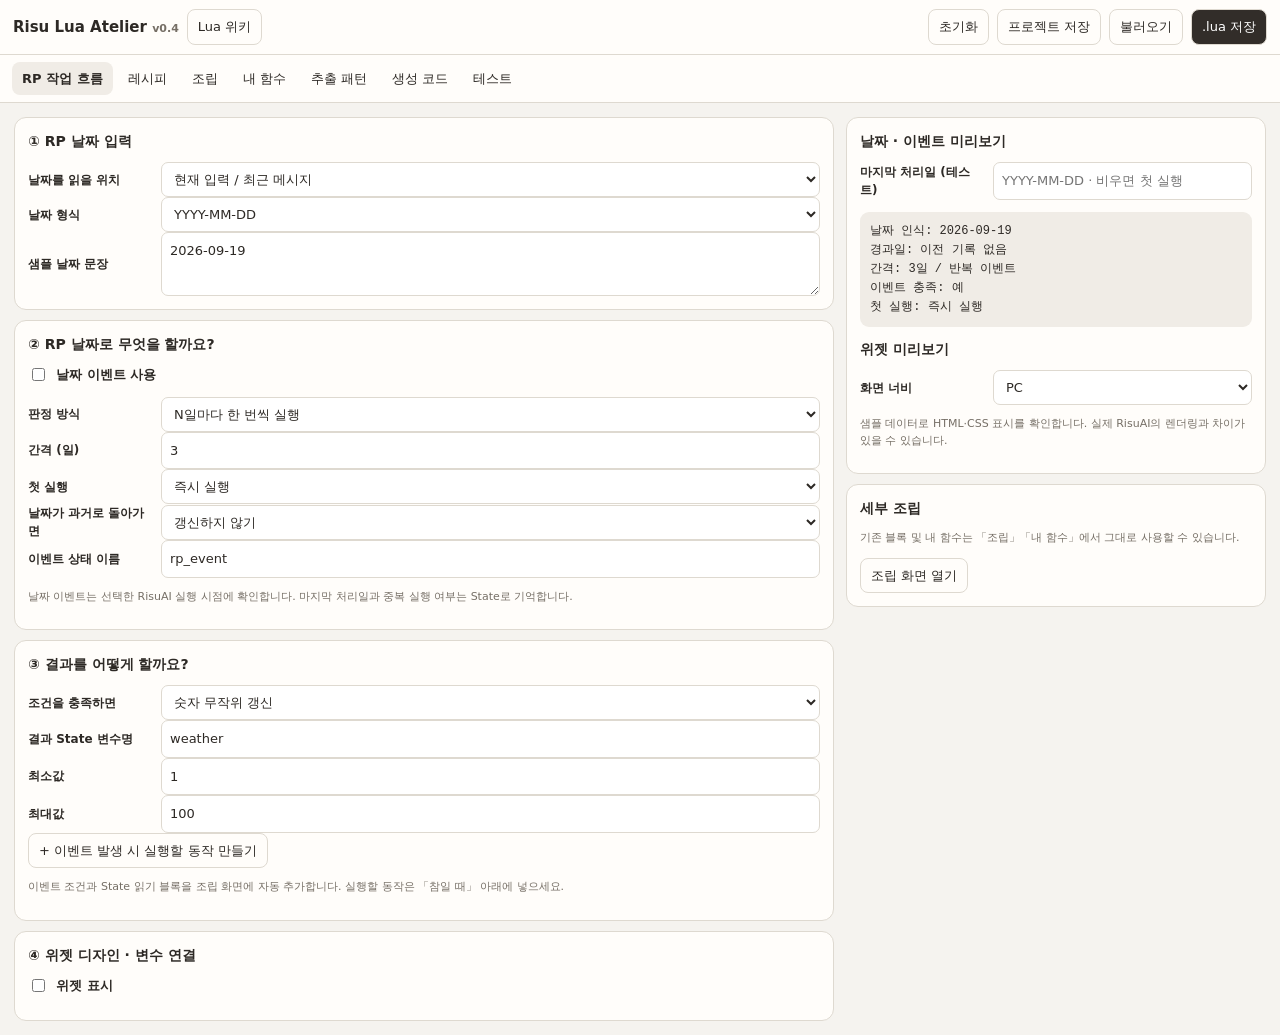
<file: index.html>
<!doctype html>
<html lang="ko"><head><meta charset="utf-8"><meta name="viewport" content="width=device-width,initial-scale=1">
<title>Risu Lua Atelier v0.4</title>
<link rel="stylesheet" href="./styles/main.css"></head><body>
<header><span class="brand">Risu Lua Atelier <span class="small">v0.4</span></span><button id="wikiBtn" type="button">Lua 위키</button><span class="grow"></span><button id="newProject">초기화</button><button id="saveProject">프로젝트 저장</button><button id="loadProject">불러오기</button><button id="downloadCode" class="primary">.lua 저장</button></header>
<nav class="tabs"><button data-page="workflow" class="active">RP 작업 흐름</button><button data-page="recipes">레시피</button><button data-page="builder">조립</button><button data-page="functions">내 함수</button><button data-page="patterns">추출 패턴</button><button data-page="code">생성 코드</button><button data-page="test">테스트</button></nav>
  <section class="page" id="page-wiki">
    <div class="wiki-shell">
      <nav id="wikiNav" class="wiki-nav" aria-label="Lua 위키 목차"></nav>
      <div class="wiki-content">
        <div class="wiki-tools"><input id="wikiSearch" type="search" placeholder="용어·함수 검색 (예: State, 변수, getState)"><button id="wikiExpand" type="button">모두 펼치기</button></div>
        <div id="wikiArticles"></div>
        <div class="wiki-sources"><b>참고 문서</b><br><a href="https://github.com/Hai-de/Cyber_Character_Card_Family_Tree/blob/main/%E6%96%87%E7%AB%A0/risu.ai_lua%E8%84%9A%E6%9C%AC_%E4%B8%AD%E6%96%87%E7%BF%BB%E8%AF%91.md" target="_blank" rel="noopener noreferrer">Risu Lua 스크립트 가이드 (커뮤니티 번역)</a> · <a href="https://github.com/kwaroran/Risuai" target="_blank" rel="noopener noreferrer">RisuAI 소스</a> · <a href="https://www.lua.org/manual/5.4/" target="_blank" rel="noopener noreferrer">Lua 5.4 매뉴얼</a><br>Risu Lua 트리거와 JS 플러그인은 별개입니다. Risu 버전·실행 시점에 따라 API 동작을 실제 앱에서 확인하세요.</div>
      </div>
    </div>
  </section>


<section class="page active" id="page-workflow">
<div class="workflow-layout"><div class="section">
<div class="sheet"><h3>① RP 날짜 입력</h3>
<div class="field"><label>날짜를 읽을 위치</label><select id="wf-dateSource"><option value="input">현재 입력 / 최근 메시지</option><option value="data">편집 중인 텍스트 (edit 트리거)</option></select></div>
<div class="field"><label>날짜 형식</label><select id="workflowDateFormat"><option value="iso">YYYY-MM-DD</option><option value="dot">YYYY.MM.DD</option><option value="english">5 May 2005</option><option value="custom">사용자 정의 추출 패턴</option></select></div>
<div id="wf-customDate"><div class="pattern-import-bar"><select id="wf-patternImport"><option>추출 패턴 선택</option></select><button id="wf-copyPattern">패턴 복사하기</button></div><p class="hint" id="wf-patternName"></p><div id="wf-dateIndices"></div></div>
<div class="field"><label>샘플 날짜 문장</label><textarea id="wf-sample" placeholder="예: 9 May, Imperial Era 736"></textarea></div></div>
<div class="sheet"><h3>② RP 날짜로 무엇을 할까요?</h3>
<label class="workflow-check"><input id="wf-enabled" type="checkbox"> 날짜 이벤트 사용</label>
<div class="field"><label>판정 방식</label><select id="wf-eventMode"><option value="repeat">N일마다 한 번씩 실행</option><option value="once">N일 경과 시 최초 1회만</option><option value="condition">N일 경과 여부를 매번 확인</option></select></div>
<div class="field"><label>간격 (일)</label><input id="wf-interval" type="number" min="1" step="1"></div>
<div class="field"><label>첫 실행</label><select id="wf-firstRun"><option value="run">즉시 실행</option><option value="skip">현재 날짜부터 계산</option></select></div>
<div class="field"><label>날짜가 과거로 돌아가면</label><select id="wf-reverse"><option value="skip">갱신하지 않기</option><option value="reset">해당 날짜부터 다시 계산</option></select></div>
<div class="field"><label>이벤트 상태 이름</label><input id="wf-statePrefix" placeholder="rp_event"></div>
<p class="hint">날짜 이벤트는 선택한 RisuAI 실행 시점에 확인합니다. 마지막 처리일과 중복 실행 여부는 State로 기억합니다.</p></div>
<div class="sheet"><h3>③ 결과를 어떻게 할까요?</h3>
<div class="field"><label>조건을 충족하면</label><select id="wf-action"><option value="random">숫자 무작위 갱신</option><option value="text">정해진 값 저장</option><option value="none">이벤트 상태만 갱신 (다른 동작에 연결)</option></select></div>
<div class="field"><label>결과 State 변수명</label><input id="wf-valueKey" placeholder="weather"></div>
<div id="wf-actionText" class="field"><label>저장할 값</label><input id="wf-valueText"></div>
<div id="wf-actionRandom"><div class="field"><label>최소값</label><input id="wf-min" type="number"></div><div class="field"><label>최대값</label><input id="wf-max" type="number"></div></div>
<button id="wf-addEventBranch" type="button">+ 이벤트 발생 시 실행할 동작 만들기</button><p class="hint">이벤트 조건과 State 읽기 블록을 조립 화면에 자동 추가합니다. 실행할 동작은 「참일 때」 아래에 넣으세요.</p></div>
<div class="sheet"><h3>④ 위젯 디자인 · 변수 연결</h3><label class="workflow-check"><input id="wf-widgetEnabled" type="checkbox"> 위젯 표시</label>
<div id="wf-widgetSettings"><div class="field"><label>HTML</label><textarea id="wf-widgetHtml" rows="8" spellcheck="false"></textarea></div>
<div class="field"><label>CSS</label><textarea id="wf-widgetCss" rows="8" spellcheck="false"></textarea></div>
<h3>HTML의 표시 위치 → State 변수</h3><div id="wf-widgetBindings"></div>
<p class="hint">HTML에서 {{weather}}를 사용하면 아래에서 표시할 State 변수를 연결할 수 있습니다. 일반 변수는 해당 실행에서만 유효하므로 위젯에 필요한 값은 State에 저장하세요.</p>
</div></div>
</div><aside class="section"><div class="sheet workflow-preview"><h3>날짜 · 이벤트 미리보기</h3><div class="field"><label>마지막 처리일 (테스트)</label><input id="wf-lastDate" placeholder="YYYY-MM-DD · 비우면 첫 실행" value=""></div><pre id="wf-previewResult" class="workflow-result"></pre>
<h3>위젯 미리보기</h3><div class="field"><label>화면 너비</label><select id="wf-previewWidth"><option value="100%">PC</option><option value="375px">모바일 (375px)</option></select></div>
<iframe id="wf-widgetPreview" title="HTML CSS 위젯 미리보기" sandbox="" referrerpolicy="no-referrer"></iframe>
<p class="hint">샘플 데이터로 HTML·CSS 표시를 확인합니다. 실제 RisuAI의 렌더링과 차이가 있을 수 있습니다.</p>
</div><div class="sheet"><h3>세부 조립</h3><p class="hint">기존 블록 및 내 함수는 「조립」「내 함수」에서 그대로 사용할 수 있습니다.</p><button id="wf-goBuilder">조립 화면 열기</button></div></aside></div>
</section>
<section class="page" id="page-recipes"><div class="pickgrid" id="recipes"></div></section>
<section class="page" id="page-builder"><div class="shell"><div class="section"><div class="sheet"><h3>실행 시점</h3><div class="field"><label for="trigger">트리거</label><select id="trigger"><option value="onInput">사용자 입력 직후</option><option value="onStart">생성 시작 시</option><option value="onOutput">출력 완료 후</option><option value="editInput">입력문 가공</option><option value="editOutput">출력문 가공</option><option value="editDisplay">화면 표시문 가공</option></select></div><div class="field"><label for="stateKey">State key</label><input id="stateKey" placeholder="예: recovery_tracker" value="atelier_state"></div></div><div class="sheet"><h3>실행 흐름</h3><div id="mainFlow" class="flowlist"></div></div></div><aside class="side"><div class="sheet"><h3>사용 가능한 변수</h3><div id="variableList" class="muted">input</div></div><div class="sheet"><div style="display:flex;align-items:center;gap:7px;margin-bottom:8px"><h3 style="margin:0;flex:1">생성 코드</h3><button id="copySide">복사</button></div><div id="issues"></div><pre id="codeMini" class="code"></pre></div></aside></div></section>
<section class="page" id="page-functions"><div class="split2"><div class="sheet"><h3>저장된 함수</h3><div id="functionList"></div><button id="newFunction">+ 함수 만들기</button></div><div class="sheet" id="functionEditor"><h3>함수를 선택하세요</h3></div></div></section>
<section class="page" id="page-patterns"><div class="split2"><div class="sheet"><h3>저장된 패턴</h3><div id="patternLibraryList"></div><button id="newPattern">+ 패턴 만들기</button><div class="pattern-library-tools"><button data-pattern-example="date">날짜 예시</button><button data-pattern-example="location">장소 예시</button><button data-pattern-example="command">명령어 예시</button></div><div class="pattern-library-tools"><button id="exportPatterns">패턴 내보내기</button><button id="importPatterns">패턴 가져오기</button></div><input type="file" accept=".json,application/json" id="patternLibraryFile" hidden></div><div class="sheet" id="patternLibraryEditor">패턴을 선택하세요.</div></div></section>
<section class="page" id="page-code"><div class="sheet"><div style="display:flex;gap:8px;align-items:center;margin-bottom:9px"><h3 style="flex:1;margin:0">생성된 Lua</h3><button id="copyFull">복사</button></div><textarea id="codeFull" class="codearea" spellcheck="false" readonly></textarea></div></section>
<section class="page" id="page-test"><div class="split2"><div class="sheet"><h3>입력값</h3><div class="field"><label for="testText">입력/표시 문자열</label><textarea id="testText">/상처 now;Arisu;14</textarea></div><div class="field"><label for="testState">State JSON</label><textarea id="testState">{"active":false,"count":2}</textarea></div><button class="primary" id="testRun">▶ 간이 시뮬레이션</button><p class="hint">조립 흐름을 브라우저에서 계산합니다. 실제 Lua 실행 및 Risu 이벤트 동작과 차이가 있을 수 있습니다.</p></div><div class="sheet"><h3>결과</h3><div id="testResult" class="result">아직 실행하지 않았습니다.</div></div></div></section>
<input type="file" id="projectFile" accept="application/json,.json" hidden>
<script src="./src/builder.js"></script>
<script src="./src/pattern-library.js"></script>
<script src="./src/workflow.js"></script>
<script src="./src/generator.js"></script>
<script src="./src/simulator.js"></script>
<script src="./src/app.js"></script>
<script src="./src/wiki.js"></script>
<script src="./src/bootstrap.js"></script><datalist id="varsHint"></datalist></body></html>
</file>
<file: styles/main.css>
:root{--bg:#f5f3ef;--paper:#fffdfa;--panel:#fffdfa;--panel2:#f0ece6;--muted:#766f66;--line:#ded9d0;--ink:#2d2925;--sub:#766f66;--wash:#f0ece6;--purple:#f1ecfa;--amber:#fcf2e2;--green:#edf5ee;--blue:#edf2fb}
*{box-sizing:border-box}body{margin:0;background:var(--bg);color:var(--ink);font:13px/1.5 system-ui,-apple-system,"Segoe UI",sans-serif}button,input,select,textarea{font:inherit;color:inherit}button{cursor:pointer;border:1px solid var(--line);border-radius:8px;background:var(--paper);padding:7px 10px}button:hover{background:var(--wash)}input,select,textarea{border:1px solid var(--line);border-radius:7px;background:white;padding:8px;width:100%;min-width:0}textarea{resize:vertical;min-height:64px}button:focus-visible,input:focus-visible,textarea:focus-visible,select:focus-visible{outline:2px solid #846bae;outline-offset:2px}
header{position:sticky;top:0;z-index:30;background:rgba(255,253,250,.97);backdrop-filter:blur(12px);border-bottom:1px solid var(--line);display:flex;align-items:center;gap:8px;flex-wrap:wrap;padding:9px 13px}.brand{font-weight:850;font-size:15px}.small{font-size:11px;color:var(--sub)}.grow{flex:1}.primary{background:#322d29;color:white}.primary:hover{background:#4c4540}.tabs{background:var(--paper);padding:7px 12px;border-bottom:1px solid var(--line);display:flex;gap:5px;overflow:auto}.tabs button{border:0;background:transparent;white-space:nowrap}.tabs button.active{background:var(--wash);font-weight:750}.page{display:none;max-width:1480px;margin:auto;padding:14px}.page.active{display:block}.sheet{background:var(--paper);border:1px solid var(--line);border-radius:12px;padding:13px}.sheet h3{font-size:14px;margin:0 0 10px}.shell{display:grid;grid-template-columns:minmax(0,1fr) 340px;gap:12px}.side{position:sticky;top:100px;align-self:start;display:grid;gap:10px}.flowlist{display:grid;gap:8px;min-height:28px}.block{border:1px solid var(--line);border-radius:11px;padding:11px;background:white}.block[data-type="if"]{background:var(--amber);border-color:#e7d6b7}.block[data-type="calc"],.block[data-type="extract"],.block[data-type="split"],.block[data-type="pattern"],.block[data-type="call"]{background:var(--purple)}.block[data-type="stateSet"],.block[data-type="stateRead"]{background:var(--green)}.block[data-type="output"]{background:var(--blue)}.blockhead{display:flex;align-items:center;gap:6px;margin-bottom:9px}.blockhead strong{flex:1}.move{padding:3px 7px;font-size:12px}.blockbody{display:grid;gap:7px}.field{display:grid;grid-template-columns:126px minmax(0,1fr);gap:7px;align-items:center}.field label{font-weight:600;font-size:12px}.hint{font-size:11px;color:var(--sub)}.branch{border-left:3px solid #d3b57f;padding:5px 0 5px 12px;margin-top:9px}.branch.else{border-color:#b7b0a9}.branchlabel{font-size:11px;font-weight:800;color:#796343;margin-bottom:7px}.branch.else .branchlabel{color:var(--sub)}.pill{display:inline-block;padding:2px 7px;background:var(--wash);border-radius:99px;color:var(--sub);font-size:11px}.adder{display:flex;gap:6px;flex-wrap:wrap;align-items:center;padding:6px 0}.adder select{width:auto;min-width:170px;max-width:100%}.adder button{font-weight:650}.pickgrid{display:grid;grid-template-columns:repeat(3,minmax(0,1fr));gap:8px}.recipe{border:1px solid var(--line);background:var(--paper);border-radius:12px;text-align:left;padding:14px;min-height:85px}.recipe b{display:block;margin-bottom:5px}.muted{color:var(--sub)}.code{white-space:pre-wrap;overflow-wrap:anywhere;margin:0;padding:12px;border-radius:8px;background:#22201e;color:#f4f1ed;max-height:60vh;overflow:auto;font:12px/1.55 ui-monospace,Consolas,monospace}.codearea{background:#22201e;color:white;font:12px/1.5 ui-monospace,Consolas,monospace;min-height:60vh}.result{white-space:pre-wrap;overflow-wrap:anywhere;background:#22201e;color:#f4f1ed;padding:12px;border-radius:9px;min-height:170px;font:12px/1.55 ui-monospace,monospace}.split2{display:grid;grid-template-columns:1fr 1fr;gap:12px}.callout{padding:10px;border:1px solid var(--line);background:var(--wash);border-radius:9px;color:var(--sub)}.datalist-note{font-size:11px;color:var(--sub)}.fncard{display:flex;align-items:center;gap:8px;border:1px solid var(--line);padding:10px;border-radius:9px;margin-bottom:7px;background:white}.fncard strong{flex:1}.section{display:grid;gap:10px}.fnedit{border:1px solid var(--line);border-radius:10px;padding:12px;background:var(--paper)}.fnedit h3{margin:0}.error{color:#a23d3d;font-size:12px;font-weight:600}.valid{color:#356f4a;font-size:12px}details.inlinehelp>summary{cursor:pointer;color:var(--sub);font-size:12px}
@media(max-width:1050px){.shell{grid-template-columns:1fr}.side{position:static}.pickgrid{grid-template-columns:repeat(2,1fr)}}@media(max-width:650px){.pickgrid,.split2{grid-template-columns:1fr}.field{grid-template-columns:1fr}.page{padding:9px}.block{padding:9px}header{gap:5px}.branch{padding-left:8px}}
/* Standalone Lua reference */
.wiki-open{font-weight:750;border-color:#c1b8ab;background:#f2ede5}
.wiki-shell{display:grid;grid-template-columns:220px minmax(0,1fr);gap:14px;min-height:65vh}
.wiki-nav{position:sticky;top:76px;align-self:start;background:var(--panel);border:1px solid var(--line);border-radius:12px;padding:10px;display:grid;gap:4px}
.wiki-nav button{text-align:left;border:0;background:transparent;padding:9px 10px;color:var(--muted)}
.wiki-nav button.active{background:var(--panel2);font-weight:750;color:var(--ink)}
.wiki-content{min-width:0}
.wiki-tools{display:flex;align-items:center;gap:8px;margin-bottom:10px}
.wiki-tools input{max-width:560px}
.wiki-entry{border:1px solid var(--line);background:var(--panel);border-radius:12px;margin:0 0 9px;overflow:hidden}
.wiki-entry summary{display:flex;align-items:center;gap:8px;cursor:pointer;padding:11px 13px;list-style:none}
.wiki-entry summary::-webkit-details-marker{display:none}
.wiki-entry summary:after{content:'⌄';margin-left:auto;color:var(--muted);font-size:17px}
.wiki-entry[open] summary:after{transform:rotate(180deg)}
.wiki-entry summary code{font-size:12px;overflow-wrap:anywhere}
.wiki-entry-body{padding:0 13px 13px}
.wiki-entry-body p{margin:7px 0;color:var(--muted)}
.wiki-entry-body pre{margin:9px 0 0;padding:11px;border-radius:8px;background:#242320;color:#edeae6;white-space:pre-wrap;overflow-wrap:anywhere;font:12px/1.55 ui-monospace,monospace}
.wiki-group-title{font-size:17px;margin:18px 2px 10px}
.wiki-group-title:first-child{margin-top:0}
.wiki-subtitle{color:var(--muted);font-size:12px;margin:-5px 2px 12px}
.wiki-noresults{padding:20px;color:var(--muted)}
.wiki-sources{margin-top:18px;padding:12px;border:1px solid var(--line);border-radius:12px;background:var(--panel);font-size:12px;color:var(--muted)}
.wiki-sources a{color:inherit;text-underline-offset:3px}
.wiki-warn{border-left:3px solid #b48d51;padding:7px 9px;background:#f7f0e5;color:#665437;font-size:12px;margin:8px 0}
@media(max-width:850px){.wiki-shell{grid-template-columns:1fr}.wiki-nav{position:static;display:flex;overflow:auto;white-space:nowrap}.wiki-nav button{flex-shrink:0}}


/* Extraction template library */
.pattern-template{display:flex;align-items:center;gap:6px;border:1px solid var(--line);border-radius:9px;background:var(--paper);padding:8px;margin:7px 0;flex-wrap:wrap}
.pattern-template strong{flex:1;min-width:130px;overflow-wrap:anywhere}
.pattern-template button{padding:5px 8px}
.pattern-library-tools,.pattern-template-actions,.pattern-import-bar{display:flex;flex-wrap:wrap;gap:6px;margin:9px 0}
.pattern-template-actions select,.pattern-import-bar select{flex:1;min-width:130px;width:auto}
.pattern-token-list{display:grid;gap:7px;margin:10px 0}
.pattern-token{display:grid;grid-template-columns:minmax(112px,1fr) minmax(85px,1.2fr) 32px 32px 32px;gap:5px;align-items:center;border:1px solid var(--line);background:var(--wash);border-radius:9px;padding:7px}
.pattern-token:not(:has(input)){grid-template-columns:minmax(112px,1fr) 32px 32px 32px}
.pattern-token button{padding:5px 0;min-width:0}
.pattern-block-editor{display:grid;gap:8px}
.pattern-assignments{display:grid;gap:7px}
.pattern-preview{background:var(--wash);border:1px solid var(--line);border-radius:10px;padding:11px;margin-top:12px}
.pattern-preview pre{white-space:pre-wrap;overflow-wrap:anywhere;min-height:26px}
.pattern-preview code{white-space:pre-wrap;overflow-wrap:anywhere}
@media(max-width:650px){.pattern-token{grid-template-columns:minmax(0,1fr) minmax(0,1fr) repeat(3,29px)}.pattern-token:not(:has(input)){grid-template-columns:minmax(0,1fr) repeat(3,29px)}.pattern-token button{font-size:11px}}


/* Task-first RP workflow and sandboxed widget preview */
.workflow-layout{display:grid;grid-template-columns:minmax(0,1fr) minmax(300px,420px);gap:12px;align-items:start}
.workflow-layout .section{min-width:0}
.workflow-check{display:flex;align-items:center;gap:8px;margin:4px 0 12px;font-weight:650}
.workflow-check input{width:auto;min-width:0}
.workflow-result{white-space:pre-wrap;overflow-wrap:anywhere;background:var(--wash);padding:10px;border-radius:9px;min-height:76px;font:12px/1.6 ui-monospace,monospace}
.workflow-preview{position:sticky;top:112px}
#wf-widgetPreview{display:block;width:100%;max-width:100%;height:340px;border:1px solid var(--line);border-radius:10px;background:white;margin:10px auto}
#wf-widgetPreview[hidden],#wf-customDate[hidden],#wf-dateIndices[hidden],#wf-actionText[hidden],#wf-actionRandom[hidden],#wf-widgetSettings[hidden]{display:none}
#wf-widgetHtml,#wf-widgetCss{font:12px/1.5 ui-monospace,monospace;min-height:140px;tab-size:2}
@media(max-width:950px){.workflow-layout{grid-template-columns:minmax(0,1fr)}.workflow-preview{position:static}}
</file>
